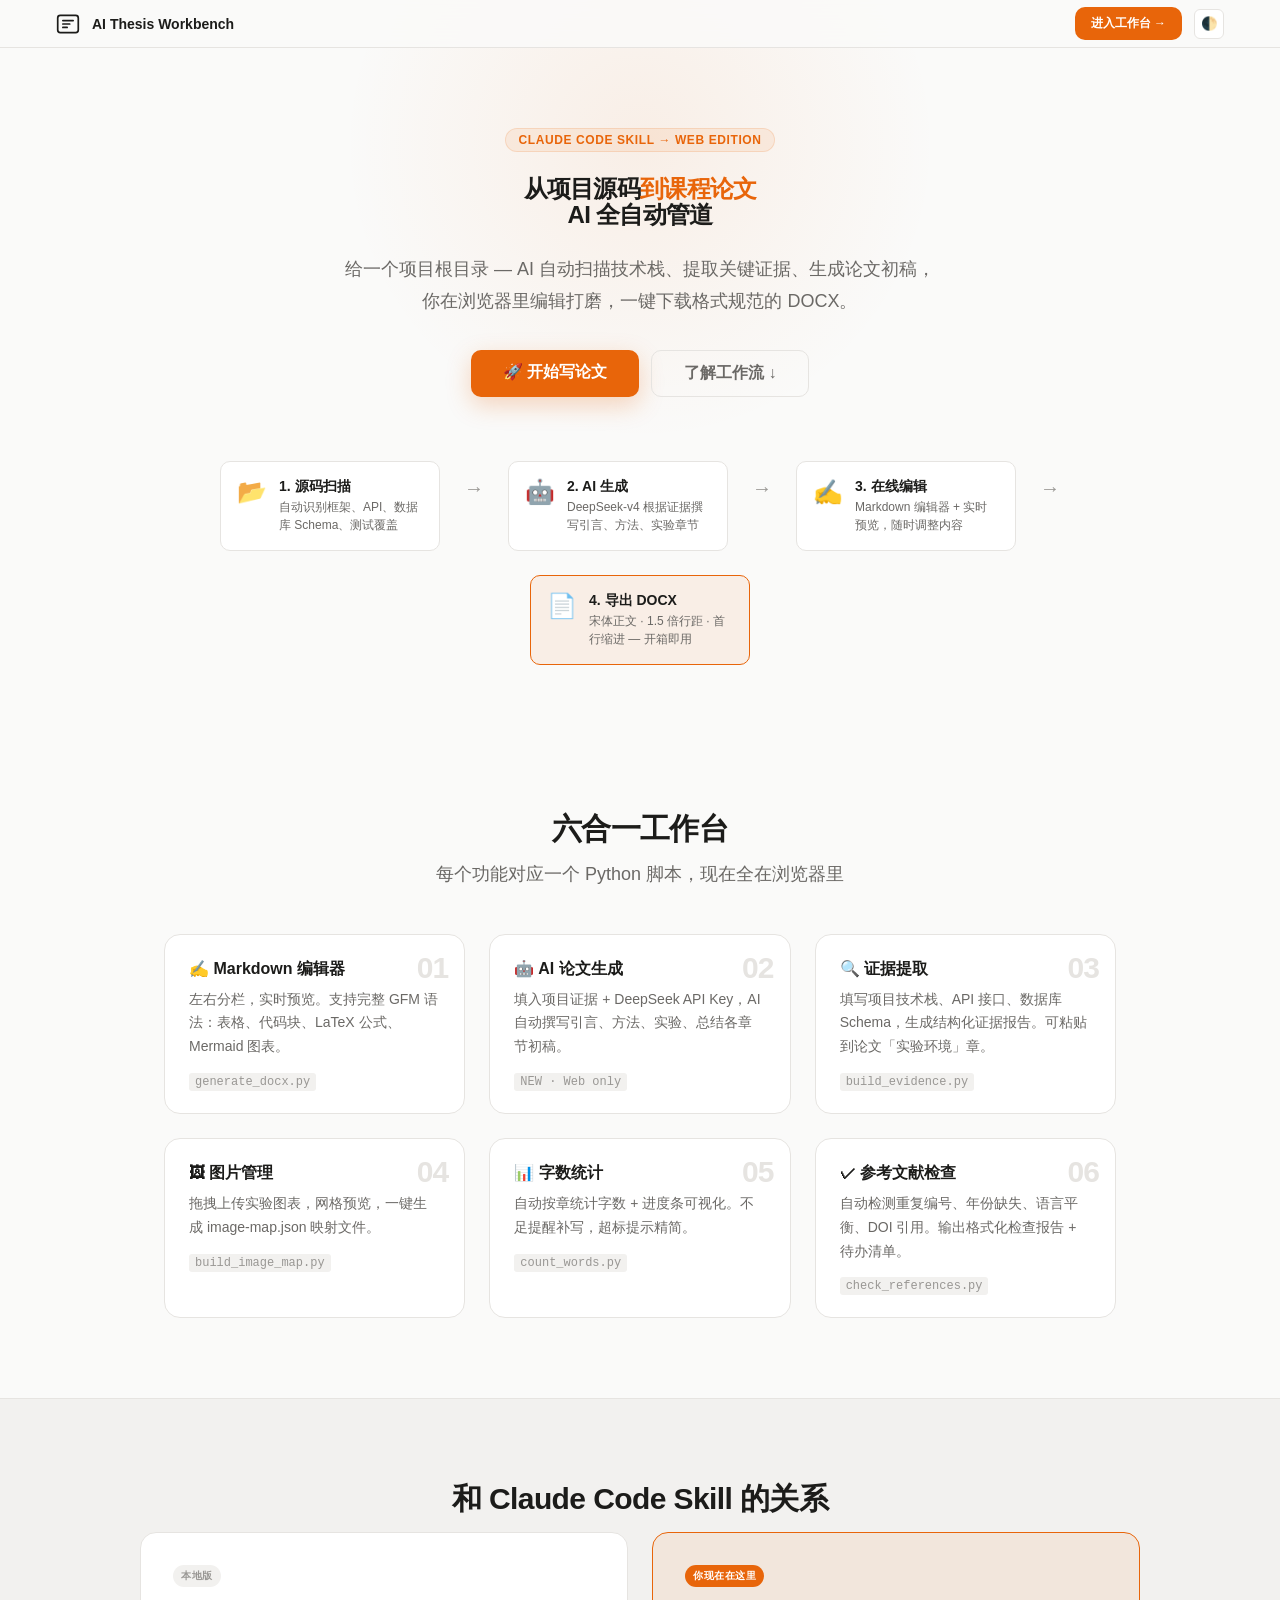
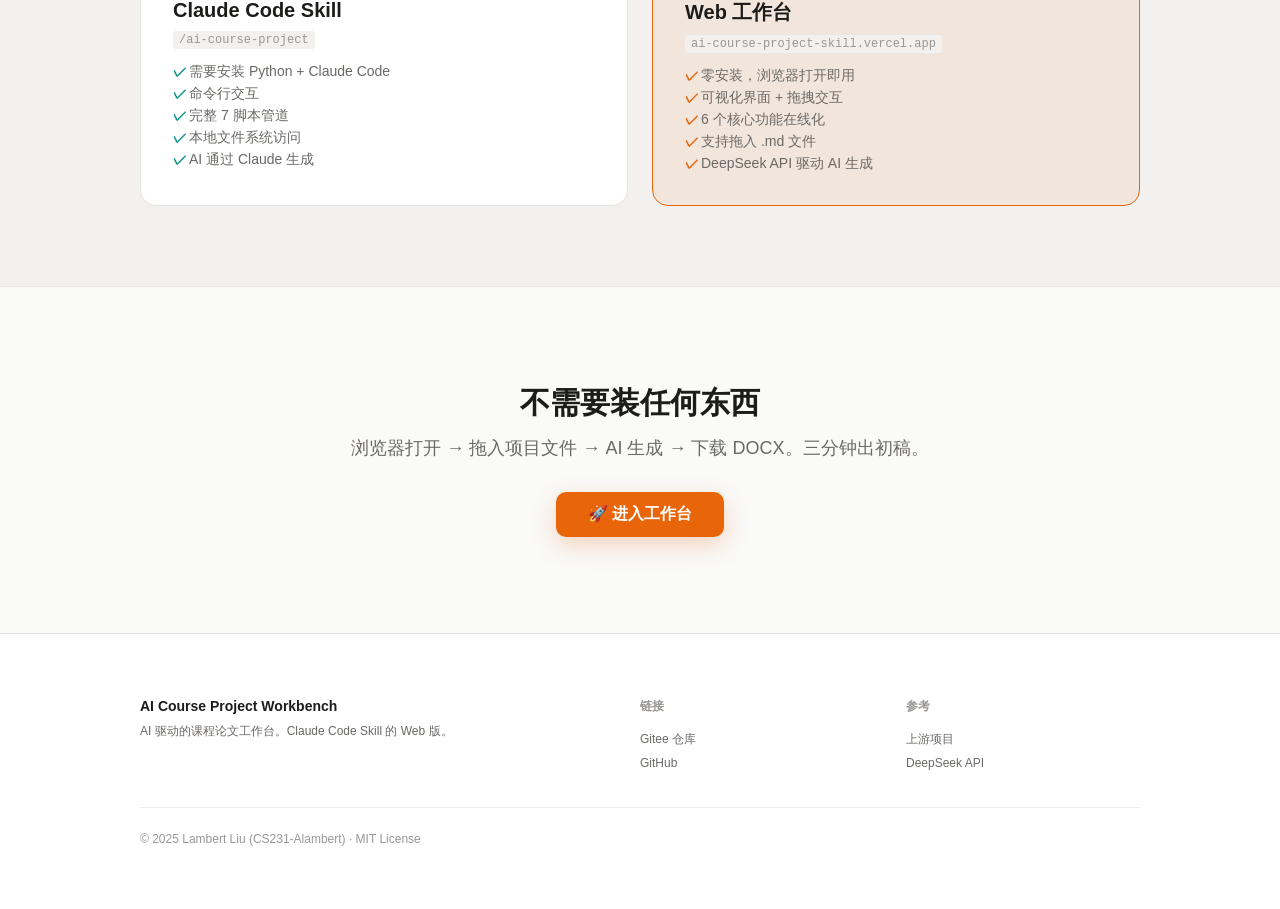
<file: docs/index.html>
<!DOCTYPE html>
<html lang="zh-CN" data-theme="light">
<head>
<meta charset="UTF-8">
<meta name="viewport" content="width=device-width, initial-scale=1.0">
<title>AI Course Project Workbench — AI 驱动的课程论文工作台</title>
<meta name="description" content="输入项目源码目录，AI 自动提取技术证据、生成论文章节、一键输出格式规范的 DOCX。Claude Code Skill 的 Web 版，零安装。">
<link rel="stylesheet" href="style.css">
</head>
<body class="landing">

<!-- ═══ Nav ═══ -->
<header class="nav-bar">
  <div class="nav-inner">
    <a href="#" class="nav-logo">
      <svg width="24" height="24" viewBox="0 0 28 28" fill="none"><rect x="2" y="4" width="24" height="20" rx="3" stroke="currentColor" stroke-width="2"/><path d="M8 10h12M8 14h8M8 18h5" stroke="currentColor" stroke-width="2" stroke-linecap="round"/></svg>
      <span>AI Thesis Workbench</span>
    </a>
    <div class="nav-right">
      <a href="app.html" class="btn-nav">进入工作台 →</a>
      <button class="theme-toggle" id="themeToggle" title="切换深色/浅色">🌓</button>
    </div>
  </div>
</header>

<!-- ═══ Hero ═══ -->
<section class="hero">
  <div class="hero-badge">Claude Code Skill → Web Edition</div>
  <h1 class="hero-title">
    从项目源码<span class="title-accent">到课程论文</span><br>AI 全自动管道
  </h1>
  <p class="hero-desc">
    给一个项目根目录 — AI 自动扫描技术栈、提取关键证据、生成论文初稿，<br>
    你在浏览器里编辑打磨，一键下载格式规范的 DOCX。
  </p>
  <div class="hero-cta">
    <a href="app.html" class="btn-hero">🚀 开始写论文</a>
    <a href="#how" class="btn-hero-ghost">了解工作流 ↓</a>
  </div>

  <!-- Pipeline visual -->
  <div class="pipeline-viz">
    <div class="pv-step">
      <div class="pv-icon">📂</div>
      <div class="pv-body">
        <strong>1. 源码扫描</strong>
        <span>自动识别框架、API、数据库 Schema、测试覆盖</span>
      </div>
    </div>
    <div class="pv-arrow">→</div>
    <div class="pv-step">
      <div class="pv-icon">🤖</div>
      <div class="pv-body">
        <strong>2. AI 生成</strong>
        <span>DeepSeek-v4 根据证据撰写引言、方法、实验章节</span>
      </div>
    </div>
    <div class="pv-arrow">→</div>
    <div class="pv-step">
      <div class="pv-icon">✍️</div>
      <div class="pv-body">
        <strong>3. 在线编辑</strong>
        <span>Markdown 编辑器 + 实时预览，随时调整内容</span>
      </div>
    </div>
    <div class="pv-arrow">→</div>
    <div class="pv-step highlight">
      <div class="pv-icon">📄</div>
      <div class="pv-body">
        <strong>4. 导出 DOCX</strong>
        <span>宋体正文 · 1.5 倍行距 · 首行缩进 — 开箱即用</span>
      </div>
    </div>
  </div>
</section>

<!-- ═══ Features ═══ -->
<section class="l-section" id="features">
  <h2 class="l-heading">六合一工作台</h2>
  <p class="l-sub">每个功能对应一个 Python 脚本，现在全在浏览器里</p>

  <div class="feat-grid">
    <div class="feat-card">
      <span class="feat-num">01</span>
      <h3>✍️ Markdown 编辑器</h3>
      <p>左右分栏，实时预览。支持完整 GFM 语法：表格、代码块、LaTeX 公式、Mermaid 图表。</p>
      <code class="feat-file">generate_docx.py</code>
    </div>
    <div class="feat-card">
      <span class="feat-num">02</span>
      <h3>🤖 AI 论文生成</h3>
      <p>填入项目证据 + DeepSeek API Key，AI 自动撰写引言、方法、实验、总结各章节初稿。</p>
      <code class="feat-file">NEW · Web only</code>
    </div>
    <div class="feat-card">
      <span class="feat-num">03</span>
      <h3>🔍 证据提取</h3>
      <p>填写项目技术栈、API 接口、数据库 Schema，生成结构化证据报告。可粘贴到论文「实验环境」章。</p>
      <code class="feat-file">build_evidence.py</code>
    </div>
    <div class="feat-card">
      <span class="feat-num">04</span>
      <h3>🖼 图片管理</h3>
      <p>拖拽上传实验图表，网格预览，一键生成 image-map.json 映射文件。</p>
      <code class="feat-file">build_image_map.py</code>
    </div>
    <div class="feat-card">
      <span class="feat-num">05</span>
      <h3>📊 字数统计</h3>
      <p>自动按章统计字数 + 进度条可视化。不足提醒补写，超标提示精简。</p>
      <code class="feat-file">count_words.py</code>
    </div>
    <div class="feat-card">
      <span class="feat-num">06</span>
      <h3>✓ 参考文献检查</h3>
      <p>自动检测重复编号、年份缺失、语言平衡、DOI 引用。输出格式化检查报告 + 待办清单。</p>
      <code class="feat-file">check_references.py</code>
    </div>
  </div>
</section>

<!-- ═══ How It Works ═══ -->
<section class="l-section l-alt" id="how">
  <h2 class="l-heading">和 Claude Code Skill 的关系</h2>
  <div class="how-grid">
    <div class="how-card">
      <div class="how-badge">本地版</div>
      <h3>Claude Code Skill</h3>
      <p><code>/ai-course-project</code></p>
      <ul>
        <li>需要安装 Python + Claude Code</li>
        <li>命令行交互</li>
        <li>完整 7 脚本管道</li>
        <li>本地文件系统访问</li>
        <li>AI 通过 Claude 生成</li>
      </ul>
    </div>
    <div class="how-card how-active">
      <div class="how-badge">你现在在这里</div>
      <h3>Web 工作台</h3>
      <p><code>ai-course-project-skill.vercel.app</code></p>
      <ul>
        <li>零安装，浏览器打开即用</li>
        <li>可视化界面 + 拖拽交互</li>
        <li>6 个核心功能在线化</li>
        <li>支持拖入 .md 文件</li>
        <li>DeepSeek API 驱动 AI 生成</li>
      </ul>
    </div>
  </div>
</section>

<!-- ═══ CTA ═══ -->
<section class="l-section cta-section">
  <h2>不需要装任何东西</h2>
  <p>浏览器打开 → 拖入项目文件 → AI 生成 → 下载 DOCX。三分钟出初稿。</p>
  <a href="app.html" class="btn-hero">🚀 进入工作台</a>
</section>

<!-- ═══ Footer ═══ -->
<footer class="l-footer">
  <div class="footer-inner">
    <div class="footer-grid">
      <div>
        <strong>AI Course Project Workbench</strong>
        <p>AI 驱动的课程论文工作台。Claude Code Skill 的 Web 版。</p>
      </div>
      <div>
        <h4>链接</h4>
        <a href="https://gitee.com/lambert24559/ai-course-project-skill" target="_blank" rel="noopener">Gitee 仓库</a>
        <a href="https://github.com/CS231-Alambert" target="_blank" rel="noopener">GitHub</a>
      </div>
      <div>
        <h4>参考</h4>
        <a href="https://github.com/ZyhSechub/chinese-thesis-workbench-skill" target="_blank" rel="noopener">上游项目</a>
        <a href="https://api-docs.deepseek.com/" target="_blank" rel="noopener">DeepSeek API</a>
      </div>
    </div>
    <p class="copy">© 2025 Lambert Liu (CS231-Alambert) · MIT License</p>
  </div>
</footer>

<script src="script.js"></script>
</body>
</html>
</file>
<file: docs/style.css>
/* ═══════════════════════════════════════════
   AI Course Project Workbench
   landing page + app styles
   ═══════════════════════════════════════════ */

:root {
  --bg:#fafaf9; --bg2:#f2f1ef; --surface:#fff;
  --border:#e6e4e1; --border-light:#efedeb;
  --text:#1c1c1a; --text2:#6b6966; --text3:#999794;
  --accent:#e8650a; --accent-h:#cc5a08;
  --accent-soft:rgba(232,101,10,0.08); --accent-glow:rgba(232,101,10,0.15);
  --green:#0d9488; --green-soft:rgba(13,148,136,0.08);
  --blue:#1a56db; --blue-soft:rgba(26,86,219,0.06);
  --font:"Inter","SF Pro Text",-apple-system,BlinkMacSystemFont,"Segoe UI",Roboto,sans-serif;
  --mono:"JetBrains Mono","Fira Code","Consolas","SF Mono",monospace;
  --xs:.75rem; --sm:.875rem; --base:1rem; --lg:1.125rem; --xl:1.25rem; --2xl:1.5rem; --3xl:1.875rem;
  --s1:.25rem; --s2:.5rem; --s3:.75rem; --s4:1rem; --s6:1.5rem; --s8:2rem; --s12:3rem; --s16:4rem; --s20:5rem; --s24:6rem;
  --r-sm:6px; --r-md:10px; --r-lg:16px; --r-xl:24px;
  --shadow:0 4px 12px rgba(0,0,0,0.06); --shadow-lg:0 12px 40px rgba(0,0,0,0.08);
  --ease:cubic-bezier(0.16,1,0.3,1);
}
[data-theme="dark"] {
  --bg:#0f0f0e; --bg2:#171715; --surface:#1c1c1a;
  --border:#2e2e2b; --border-light:#242421;
  --text:#e8e6e3; --text2:#9c9995; --text3:#6b6966;
  --accent-soft:rgba(232,101,10,0.12); --accent-glow:rgba(232,101,10,0.2);
}

*,*::before,*::after{box-sizing:border-box;margin:0;padding:0}
html{scroll-behavior:smooth;-webkit-font-smoothing:antialiased}
body{font-family:var(--font);font-size:var(--base);color:var(--text);background:var(--bg)}
body.landing{overflow-x:hidden}
body:not(.landing){overflow:hidden;height:100vh}
a{color:inherit;text-decoration:none}
kbd{background:var(--bg2);border:1px solid var(--border);border-radius:3px;padding:1px 5px;font-family:var(--mono);font-size:.6875rem}

/* ── Drop Overlay ──────────────────────── */
.drop-overlay{position:fixed;inset:0;z-index:9999;background:rgba(232,101,10,.08);backdrop-filter:blur(4px);display:flex;align-items:center;justify-content:center;opacity:0;pointer-events:none;transition:opacity .25s var(--ease)}
.drop-overlay.active{opacity:1;pointer-events:auto}
.drop-modal{background:var(--surface);border:3px dashed var(--accent);border-radius:var(--r-lg);padding:var(--s6);text-align:center;box-shadow:var(--shadow-lg);transform:scale(.95);transition:transform .3s var(--ease)}
.drop-overlay.active .drop-modal{transform:scale(1)}
.drop-modal svg{color:var(--accent);margin-bottom:var(--s4);animation:bounce .6s var(--ease) infinite alternate}
@keyframes bounce{from{transform:translateY(0)}to{transform:translateY(-6px)}}
.drop-title{font-size:var(--xl);font-weight:700;margin-bottom:var(--s2)}
.drop-hint{font-size:var(--sm);color:var(--text2)}

/* ── Nav ───────────────────────────────── */
.nav-bar{height:48px;border-bottom:1px solid var(--border);background:rgba(250,250,249,.88);backdrop-filter:blur(16px);position:sticky;top:0;z-index:100}
[data-theme="dark"] .nav-bar{background:rgba(15,15,14,.88)}
.nav-inner{max-width:1200px;height:100%;margin:0 auto;padding:0 var(--s4);display:flex;align-items:center;justify-content:space-between}
.nav-logo{display:flex;align-items:center;gap:var(--s3);font-weight:700;font-size:var(--sm)}
.nav-logo:hover{opacity:.7}
.nav-right{display:flex;align-items:center;gap:var(--s3)}
.nav-link{font-size:var(--xs);color:var(--text2);padding:var(--s1) var(--s2);border-radius:var(--r-sm)}
.nav-link:hover{color:var(--text);background:var(--bg2)}
.btn-nav{padding:var(--s2) var(--s4);font-size:var(--xs);font-weight:600;color:#fff;background:var(--accent);border-radius:var(--r-md);transition:all .15s}
.btn-nav:hover{background:var(--accent-h);transform:translateY(-1px)}
.theme-toggle{width:30px;height:30px;border:1px solid var(--border);border-radius:var(--r-sm);background:var(--surface);cursor:pointer;display:flex;align-items:center;justify-content:center}

/* ═══════════════════════════════════════════
   LANDING PAGE
   ═══════════════════════════════════════════ */

.hero{max-width:1000px;margin:0 auto;padding:var(--s20) var(--s6) var(--s16);text-align:center;position:relative}
.hero::after{content:"";position:absolute;top:-30%;left:50%;transform:translateX(-50%);width:600px;height:600px;background:radial-gradient(circle,var(--accent-soft),transparent 70%);border-radius:50%;pointer-events:none;z-index:0}
.hero>*{position:relative;z-index:1}
.hero-badge{display:inline-block;padding:var(--s1) var(--s3);font-size:var(--xs);font-weight:600;letter-spacing:.05em;text-transform:uppercase;color:var(--accent);background:var(--accent-soft);border:1px solid rgba(232,101,10,.15);border-radius:100px;margin-bottom:var(--s6)}
.hero-title{font-size:clamp(2rem,1rem+5vw,3.5rem);font-weight:800;line-height:1.1;letter-spacing:-.03em;margin-bottom:var(--s6)}
.title-accent{color:var(--accent)}
.hero-desc{font-size:var(--lg);color:var(--text2);line-height:1.8;max-width:620px;margin:0 auto var(--s8)}
.hero-cta{display:flex;gap:var(--s3);justify-content:center;flex-wrap:wrap}
.btn-hero{padding:var(--s3) var(--s8);font-size:var(--base);font-weight:700;color:#fff;background:var(--accent);border-radius:var(--r-md);transition:all .15s;display:inline-block;box-shadow:0 8px 24px rgba(232,101,10,.25)}
.btn-hero:hover{background:var(--accent-h);transform:translateY(-2px);box-shadow:0 12px 32px rgba(232,101,10,.35)}
.btn-hero-ghost{padding:var(--s3) var(--s8);font-size:var(--base);font-weight:600;color:var(--text2);border:1px solid var(--border);border-radius:var(--r-md);transition:all .15s;display:inline-block}
.btn-hero-ghost:hover{color:var(--text);border-color:var(--text3);background:var(--bg2)}

/* Pipeline */
.pipeline-viz{display:flex;align-items:flex-start;justify-content:center;gap:var(--s6);margin-top:var(--s16);flex-wrap:wrap}
.pv-step{display:flex;align-items:flex-start;gap:var(--s3);padding:var(--s4);background:var(--surface);border:1px solid var(--border);border-radius:var(--r-md);text-align:left;min-width:200px;max-width:220px;transition:transform .2s var(--ease),box-shadow .2s var(--ease)}
.pv-step:hover{transform:translateY(-3px);box-shadow:var(--shadow)}
.pv-step.highlight{border-color:var(--accent);background:var(--accent-soft)}
.pv-icon{font-size:1.5rem;flex-shrink:0}
.pv-body strong{display:block;font-size:var(--sm);margin-bottom:2px}
.pv-body span{display:block;font-size:var(--xs);color:var(--text2);line-height:1.5}
.pv-arrow{font-size:var(--xl);color:var(--text3);padding-top:var(--s4)}

/* Sections */
.l-section{padding:var(--s20) var(--s6);max-width:1000px;margin:0 auto}
.l-alt{background:var(--bg2);max-width:100%;border-top:1px solid var(--border);border-bottom:1px solid var(--border)}
.l-alt .l-heading,.l-alt .l-sub,.l-alt .how-grid,.l-alt .feat-grid{max-width:1000px;margin-left:auto;margin-right:auto}
.l-heading{text-align:center;font-size:var(--3xl);font-weight:700;letter-spacing:-.02em;margin-bottom:var(--s3)}
.l-sub{text-align:center;font-size:var(--lg);color:var(--text2);margin-bottom:var(--s12)}

/* Feature Grid */
.feat-grid{display:grid;grid-template-columns:repeat(3,1fr);gap:var(--s6)}
.feat-card{position:relative;padding:var(--s6);background:var(--surface);border:1px solid var(--border);border-radius:var(--r-lg);transition:transform .2s var(--ease),box-shadow .2s var(--ease)}
.feat-card:hover{transform:translateY(-3px);box-shadow:var(--shadow-lg)}
.feat-num{position:absolute;top:var(--s4);right:var(--s4);font-size:var(--3xl);font-weight:800;color:var(--border);letter-spacing:-.03em}
.feat-card h3{font-size:var(--base);font-weight:700;margin-bottom:var(--s2)}
.feat-card p{font-size:var(--sm);color:var(--text2);line-height:1.7;margin-bottom:var(--s3)}
.feat-file{font-family:var(--mono);font-size:var(--xs);background:var(--bg2);padding:2px 6px;border-radius:3px;color:var(--text3)}

/* How It Works */
.how-grid{display:grid;grid-template-columns:repeat(2,1fr);gap:var(--s6)}
.how-card{position:relative;padding:var(--s8);background:var(--surface);border:1px solid var(--border);border-radius:var(--r-lg)}
.how-card.how-active{border-color:var(--accent);background:var(--accent-soft)}
.how-badge{display:inline-block;padding:var(--s1) var(--s2);font-size:.625rem;font-weight:700;letter-spacing:.05em;text-transform:uppercase;border-radius:100px;margin-bottom:var(--s3);background:var(--bg2);color:var(--text3)}
.how-active .how-badge{background:var(--accent);color:#fff}
.how-card h3{font-size:var(--xl);font-weight:700;margin-bottom:var(--s2)}
.how-card>p{font-size:var(--sm);color:var(--text3);margin-bottom:var(--s4)}
.how-card code{font-family:var(--mono);font-size:var(--xs);background:var(--bg2);padding:2px 6px;border-radius:3px;word-break:break-all}
.how-card ul{list-style:none;display:flex;flex-direction:column;gap:var(--s1)}
.how-card li{font-size:var(--sm);color:var(--text2);padding-left:var(--s4);position:relative}
.how-card li::before{content:"✓";position:absolute;left:0;color:var(--green);font-weight:700}
.how-active li::before{color:var(--accent)}

/* CTA Section */
.cta-section{text-align:center;padding:var(--s24) var(--s6)}
.cta-section h2{font-size:var(--3xl);font-weight:800;margin-bottom:var(--s3)}
.cta-section p{font-size:var(--lg);color:var(--text2);margin-bottom:var(--s8)}

/* Footer */
.l-footer{padding:var(--s16) var(--s6);background:var(--surface);border-top:1px solid var(--border)}
.l-footer .footer-inner{max-width:1000px;margin:0 auto}
.footer-grid{display:grid;grid-template-columns:2fr 1fr 1fr;gap:var(--s8);margin-bottom:var(--s8)}
.footer-grid strong{display:block;margin-bottom:var(--s2);font-size:var(--sm)}
.footer-grid p{font-size:var(--xs);color:var(--text2);line-height:1.6}
.footer-grid h4{font-size:var(--xs);font-weight:600;letter-spacing:.04em;text-transform:uppercase;color:var(--text3);margin-bottom:var(--s3)}
.footer-grid a{display:block;font-size:var(--xs);color:var(--text2);line-height:2}
.footer-grid a:hover{color:var(--accent)}
.copy{font-size:var(--xs);color:var(--text3);padding-top:var(--s6);border-top:1px solid var(--border-light)}

/* ═══════════════════════════════════════════
   APP (WORKBENCH)
   ═══════════════════════════════════════════ */

.app{display:flex;height:calc(100vh - 48px - 36px);overflow:hidden}
.req-banner:has(.req-detail[style*="display: block"]) + .app,
.req-banner.expanded + .app{height:calc(100vh - 48px - 36px - 220px)}
.app-left{display:flex;flex-direction:column;flex:45;min-width:0;overflow:hidden}
.app-right{display:flex;flex-direction:column;flex:55;min-width:0;overflow:hidden}
.resize-handle{width:5px;background:var(--border);cursor:col-resize;flex-shrink:0;z-index:10;transition:background .15s}
.resize-handle:hover,.resize-handle:active{background:var(--accent)}

/* Tab Bar */
.tab-bar{display:flex;background:var(--bg2);border-bottom:1px solid var(--border);overflow-x:auto;flex-shrink:0}
.tab{padding:var(--s2) var(--s4);font-size:var(--xs);font-weight:500;color:var(--text2);border:none;background:none;cursor:pointer;border-bottom:2px solid transparent;white-space:nowrap;transition:all .15s;font-family:var(--font)}
.tab:hover{color:var(--text);background:rgba(0,0,0,.03)}
.tab.active{color:var(--accent);border-bottom-color:var(--accent);font-weight:600}
[data-theme="dark"] .tab:hover{background:rgba(255,255,255,.03)}
[data-theme="dark"] .tab.active{background:rgba(232,101,10,.08)}

/* Tab Panels */
.tab-panel{display:none;flex-direction:column;flex:1;overflow:hidden}
.tab-panel.active{display:flex}

/* Panel Toolbar */
.panel-toolbar{display:flex;align-items:center;justify-content:space-between;padding:var(--s2) var(--s4);border-bottom:1px solid var(--border);background:var(--surface);flex-shrink:0;min-height:36px;gap:var(--s2);flex-wrap:wrap}
.panel-label{font-size:var(--xs);font-weight:600;color:var(--text3);text-transform:uppercase;letter-spacing:.04em;white-space:nowrap}
.panel-desc{font-size:var(--xs);color:var(--text3);opacity:.6;white-space:nowrap}
.panel-actions{display:flex;align-items:center;gap:var(--s2);flex-wrap:wrap}

/* Buttons */
.tool-select{padding:var(--s1) var(--s3);font-size:var(--xs);font-weight:500;color:var(--text);background:var(--bg);border:1px solid var(--border);border-radius:var(--r-sm);cursor:pointer;font-family:var(--font);outline:none}
.tool-select:focus{border-color:var(--accent);box-shadow:0 0 0 2px var(--accent-glow)}
.btn-tool{padding:var(--s2) var(--s3);font-size:var(--xs);font-weight:500;color:var(--text2);background:var(--bg);border:1px solid var(--border);border-radius:var(--r-sm);cursor:pointer;transition:all .15s;font-family:var(--font);white-space:nowrap}
.btn-tool:hover{color:var(--text);border-color:var(--text3);background:var(--bg2)}
.btn-generate{display:inline-flex;align-items:center;gap:var(--s2);padding:var(--s2) var(--s4);font-size:var(--sm);font-weight:600;color:#fff;background:var(--accent);border:none;border-radius:var(--r-md);cursor:pointer;transition:all .15s;font-family:var(--font);white-space:nowrap}
.btn-generate:hover{background:var(--accent-h);transform:translateY(-1px);box-shadow:0 4px 12px rgba(0,0,0,.06),0 0 0 3px var(--accent-glow)}
.btn-generate:disabled{opacity:.5;cursor:not-allowed;transform:none;box-shadow:none}
.file-label{cursor:pointer;display:inline-flex;align-items:center;gap:var(--s2)}

/* Editor */
.editor{flex:1;padding:var(--s4);font-family:var(--mono);font-size:.875rem;line-height:1.8;color:var(--text);background:var(--surface);border:none;resize:none;outline:none;tab-size:2}
.editor::placeholder{color:var(--text3);opacity:.45}
.editor:focus{box-shadow:inset 0 0 0 2px var(--accent-glow)}
[data-theme="dark"] .editor{background:#141413}

/* Status Bar */
.status-bar{display:flex;align-items:center;justify-content:space-between;padding:var(--s1) var(--s4);border-top:1px solid var(--border);background:var(--surface);flex-shrink:0;min-height:28px;font-size:var(--xs)}
.word-count{color:var(--text3)}
.kb-hint{color:var(--text3);font-size:var(--xs)}
.status{color:var(--text3)}
.status.success{color:var(--green)}
.status.error{color:#dc2626}
.status.warn{color:var(--accent)}

/* Forms */
.form-area{flex:1;overflow-y:auto;padding:var(--s4)}
.form-group{margin-bottom:var(--s4)}
.form-group label{display:block;font-size:var(--xs);font-weight:600;color:var(--text2);margin-bottom:var(--s1);text-transform:uppercase;letter-spacing:.03em}
.form-hint{font-weight:400;text-transform:none;letter-spacing:0;color:var(--text3);font-size:var(--xs)}
.form-group input,.form-group textarea,.form-group select{width:100%;padding:var(--s2) var(--s3);font-size:var(--sm);font-family:var(--mono);color:var(--text);background:var(--surface);border:1px solid var(--border);border-radius:var(--r-sm);outline:none;resize:vertical}
.form-group input:focus,.form-group textarea:focus,.form-group select:focus{border-color:var(--accent);box-shadow:0 0 0 2px var(--accent-glow)}
.form-row{display:flex;gap:var(--s2);margin-top:var(--s3);align-items:center}

.form-output{margin-top:var(--s3);padding:var(--s4);background:var(--surface);border:1px solid var(--border);border-radius:var(--r-md);font-size:var(--sm);overflow-x:auto;max-height:400px;overflow-y:auto}
.form-output h3{font-size:var(--sm);margin:var(--s3) 0 var(--s2)}
.form-output table{width:100%;border-collapse:collapse;font-size:var(--xs)}
.form-output th,.form-output td{padding:var(--s1) var(--s2);border:1px solid var(--border);text-align:left}
.form-output th{background:var(--bg2);font-weight:600}
.form-output .ok{color:var(--green)}
.form-output .warn{color:var(--accent)}
.form-output .err{color:#dc2626}
.form-output pre{font-family:var(--mono);font-size:var(--xs);white-space:pre-wrap;word-break:break-all}

/* AI Tab extra */
#aiOutput.generating{color:var(--accent)}
#aiOutput.generating::after{content:"";display:inline-block;width:6px;height:6px;margin-left:4px;border-radius:50%;background:var(--accent);animation:pulse .8s infinite}
@keyframes pulse{0%,100%{opacity:1}50%{opacity:.3}}

/* Drop Zone */
.drop-zone{border:2px dashed var(--border);border-radius:var(--r-md);padding:var(--s6);text-align:center;color:var(--text3);transition:all .15s;margin-bottom:var(--s3)}
.drop-zone.drag-hover{border-color:var(--accent);background:var(--accent-soft);color:var(--accent)}
.drop-zone p{margin-bottom:var(--s1)}
.drop-zone .form-hint{font-size:var(--xs)}

/* Image Grid */
.img-grid{display:grid;grid-template-columns:repeat(auto-fill,minmax(100px,1fr));gap:var(--s2);margin:var(--s3) 0}
.img-grid:empty{display:none}
.img-item{position:relative;aspect-ratio:1;border-radius:var(--r-sm);overflow:hidden;border:1px solid var(--border);background:var(--bg2)}
.img-item img{width:100%;height:100%;object-fit:cover}
.img-item .img-name{position:absolute;bottom:0;left:0;right:0;padding:2px var(--s1);background:rgba(0,0,0,.7);color:#fff;font-size:.625rem;white-space:nowrap;overflow:hidden;text-overflow:ellipsis}
.img-item .img-del{position:absolute;top:2px;right:2px;width:20px;height:20px;border:none;border-radius:50%;background:rgba(220,38,38,.8);color:#fff;cursor:pointer;font-size:.625rem;display:flex;align-items:center;justify-content:center;opacity:0;transition:opacity .15s}
.img-item:hover .img-del{opacity:1}

/* JSON Output */
.json-output{padding:var(--s4);background:#1c1c1a;color:#e8e6e3;font-family:var(--mono);font-size:var(--xs);border-radius:var(--r-md);overflow-x:auto;white-space:pre}
[data-theme="dark"] .json-output{background:#0a0a09}

/* Preview */
.preview{flex:1;padding:var(--s4) var(--s6);overflow-y:auto;background:var(--bg);line-height:1.8}
.preview h1{font-size:2rem;font-weight:800;margin-bottom:var(--s4);letter-spacing:-.02em}
.preview h2{font-size:1.35rem;font-weight:700;margin:var(--s6) 0 var(--s3);padding-bottom:var(--s2);border-bottom:1px solid var(--border)}
.preview h3{font-size:1.15rem;font-weight:700;margin:var(--s4) 0 var(--s3)}
.preview h4{font-size:1rem;font-weight:700;margin:var(--s3) 0 var(--s2)}
.preview p{margin-bottom:var(--s3);color:var(--text2)}
.preview code{font-family:var(--mono);font-size:.8125rem;background:var(--bg2);padding:2px 5px;border-radius:3px;border:1px solid var(--border-light)}
.preview pre{background:#1c1c1a;color:#e8e6e3;padding:var(--s4);border-radius:var(--r-md);overflow-x:auto;margin-bottom:var(--s4)}
.preview pre code{background:none;padding:0;border:none;color:inherit}
.preview table{width:100%;border-collapse:collapse;margin-bottom:var(--s4);font-size:var(--sm)}
.preview th,.preview td{padding:var(--s1) var(--s2);border:1px solid var(--border)}
.preview th{background:var(--bg2);font-weight:600;font-size:var(--xs)}
.preview blockquote{border-left:3px solid var(--accent);padding-left:var(--s4);color:var(--text2);margin-bottom:var(--s4)}
.preview ul,.preview ol{padding-left:var(--s6);margin-bottom:var(--s4)}
.preview a{color:var(--accent)}
.preview img{max-width:100%;border-radius:var(--r-md)}
[data-theme="dark"] .preview{background:var(--bg)}
[data-theme="dark"] .preview pre{background:#0a0a09;border:1px solid var(--border)}
.preview-empty{display:flex;flex-direction:column;align-items:center;justify-content:center;height:100%;gap:var(--s4);color:var(--text3);text-align:center;padding:var(--s6)}
.preview-empty p{font-size:var(--sm);max-width:260px}

/* ── Field Tags ─────────────────────────── */
.field-tag{display:inline-block;padding:1px 6px;font-size:.625rem;font-weight:700;border-radius:100px;text-transform:uppercase;letter-spacing:.03em;vertical-align:middle;margin-left:2px}
.tag-required{background:#fef2f2;color:#dc2626;border:1px solid #fecaca}
.tag-optional{background:var(--bg2);color:var(--text3);border:1px solid var(--border)}
.tag-auto{background:var(--blue-soft);color:var(--blue);border:1px solid rgba(26,86,219,.15)}
.tag-filled{background:var(--green-soft);color:var(--green);border:1px solid rgba(13,148,136,.15)}
.tag-missing{background:var(--accent-soft);color:var(--accent);border:1px solid rgba(232,101,10,.15)}
[data-theme="dark"] .tag-required{background:rgba(220,38,38,.12);color:#f87171;border-color:rgba(220,38,38,.2)}
[data-theme="dark"] .tag-auto{background:rgba(26,86,219,.12);color:#60a5fa;border-color:rgba(26,86,219,.2)}
[data-theme="dark"] .tag-filled{background:rgba(13,148,136,.12);color:#2dd4bf;border-color:rgba(13,148,136,.2)}

/* ── Requirements Banner ────────────────── */
.req-banner{background:var(--surface);border-bottom:1px solid var(--border);flex-shrink:0}
.req-banner-inner{display:flex;align-items:center;gap:var(--s3);padding:var(--s2) var(--s4);min-height:36px;flex-wrap:wrap}
.req-banner-left{display:flex;align-items:center;gap:var(--s2)}
.req-icon{font-size:var(--sm)}
.req-label{font-size:var(--xs);font-weight:600;color:var(--text3);text-transform:uppercase;letter-spacing:.03em}
.req-badge{padding:1px 8px;font-size:.625rem;font-weight:600;border-radius:100px}
.req-badge[data-status="empty"]{background:var(--accent-soft);color:var(--accent)}
.req-badge[data-status="custom"]{background:var(--blue-soft);color:var(--blue)}
.req-badge[data-status="uploaded"]{background:var(--green-soft);color:var(--green)}
.req-banner-center{display:flex;align-items:center;gap:var(--s3);flex:1;overflow-x:auto;font-size:var(--xs)}
.req-spec{white-space:nowrap;color:var(--text3)}
.req-spec em{font-style:normal;color:var(--text);font-weight:500}
.req-banner-right{display:flex;align-items:center;gap:var(--s2);margin-left:auto}
.req-upload-btn{white-space:nowrap}
.req-detail{border-top:1px solid var(--border);padding:var(--s4);background:var(--bg)}
.req-detail-grid{display:grid;grid-template-columns:repeat(4,1fr);gap:var(--s3)}
.req-field{display:flex;flex-direction:column;gap:2px}
.req-field label{font-size:var(--xs);font-weight:600;color:var(--text2)}
.req-field input{padding:var(--s1) var(--s2);font-size:var(--xs);font-family:var(--mono);color:var(--text);background:var(--surface);border:1px solid var(--border);border-radius:var(--r-sm);outline:none}
.req-field input:focus{border-color:var(--accent);box-shadow:0 0 0 2px var(--accent-glow)}
.req-field input.changed{border-color:var(--blue);background:var(--blue-soft)}
.field-hint{font-size:.625rem;color:var(--text3)}
.req-detail-footer{display:flex;align-items:center;justify-content:space-between;margin-top:var(--s3);padding-top:var(--s3);border-top:1px solid var(--border);flex-wrap:wrap;gap:var(--s2)}
.req-word-info{display:flex;gap:var(--s4);font-size:var(--xs);color:var(--text2);flex-wrap:wrap}
.req-word-info strong{color:var(--text)}
.btn-sm{padding:var(--s2) var(--s4);font-size:var(--xs)}

/* Footer (app) */
.footer{height:28px;border-top:1px solid var(--border);background:var(--surface);display:flex;align-items:center;justify-content:center;flex-shrink:0}
.footer .footer-inner p{font-size:.625rem;color:var(--text3)}

/* ── Responsive ────────────────────────── */
@media (max-width:768px) {
  .feat-grid{grid-template-columns:1fr}
  .how-grid{grid-template-columns:1fr}
  .req-detail-grid{grid-template-columns:repeat(2,1fr)}
  .req-banner-center{display:none}
  .pipeline-viz{flex-direction:column;align-items:center}.pv-arrow{transform:rotate(90deg)}
  .hero-title{font-size:1.75rem}
  .app{flex-direction:column}.app-left{flex:none;height:50vh}.app-right{flex:1}
  .resize-handle{display:none}
  .tab{font-size:.6875rem;padding:var(--s2) var(--s3)}
  .panel-actions{display:none}
  .footer-grid{grid-template-columns:1fr}
}
</file>
